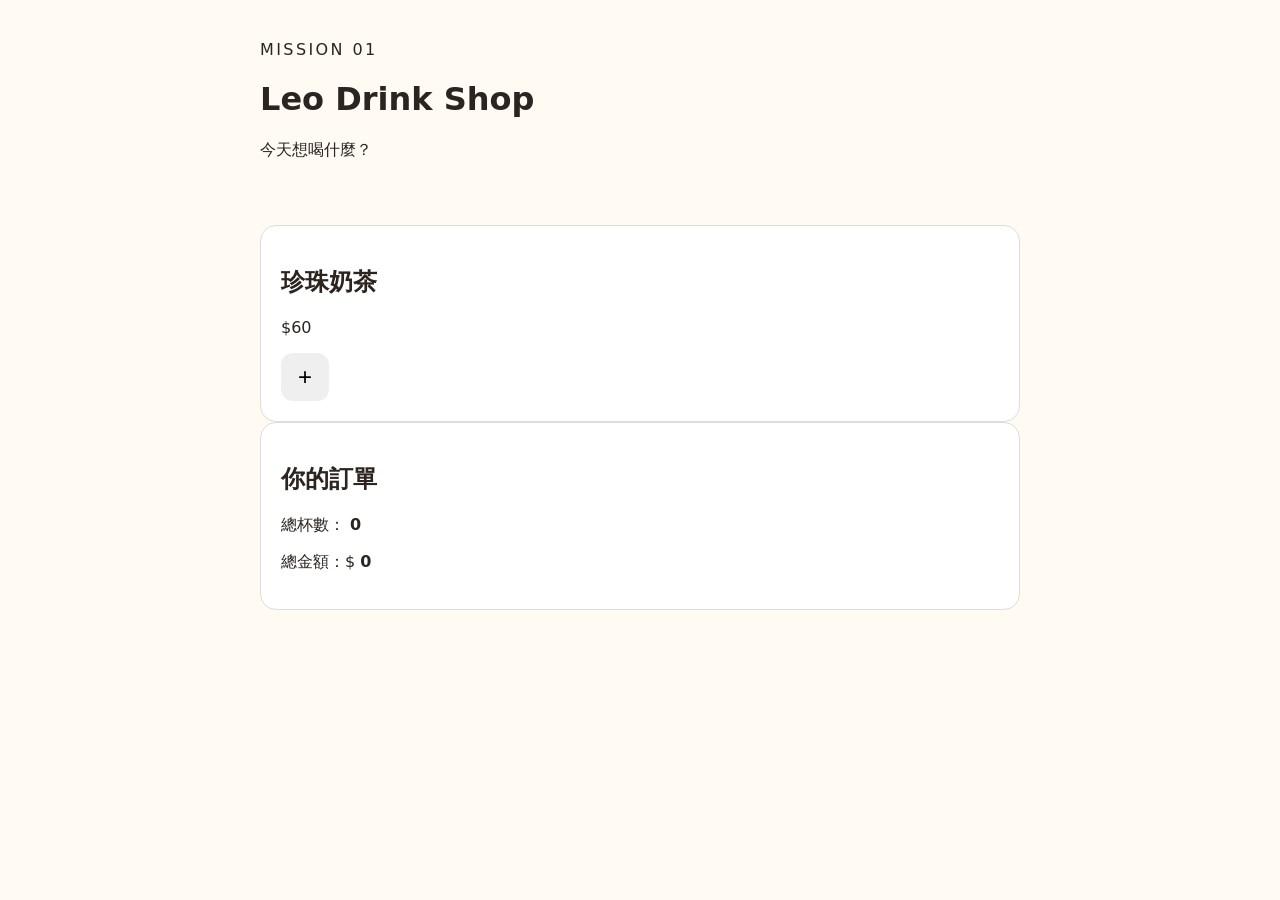
<file: mission-01-drink-shop/index.html>
<!DOCTYPE html>
<html lang="zh-Hant">

<head>
    <meta charset="utf-8" />
    <meta content="width=device-width,initial-scale=1" name="viewport" />
    <title>
        Leo Drink Shop
    </title>
    <link href="style.css" rel="stylesheet" />
</head>

<body>
    <header>
        <p class="eyebrow">
            MISSION 01
        </p>
        <h1>
            Leo Drink Shop
        </h1>
        <p>
            今天想喝什麼？
        </p>
    </header>
    <main>
        <section class="menu" id="menu">
            <article class="drink">
                <h2>
                    珍珠奶茶
                </h2>
                <p>
                    $60
                </p>
                <button class="add" data-name="珍珠奶茶" data-price="60">
                    +
                </button>
            </article>
            <!-- TODO: Leo，請再加入至少兩種飲料 -->
        </section>
        <aside class="summary">
            <h2>
                你的訂單
            </h2>
            <p>
                總杯數：
                <strong id="count">
                    0
                </strong>
            </p>
            <p>
                總金額：$
                <strong id="total">
                    0
                </strong>
            </p>
        </aside>
    </main>
    <script src="script.js">
    </script>
</body>

</html>
</file>
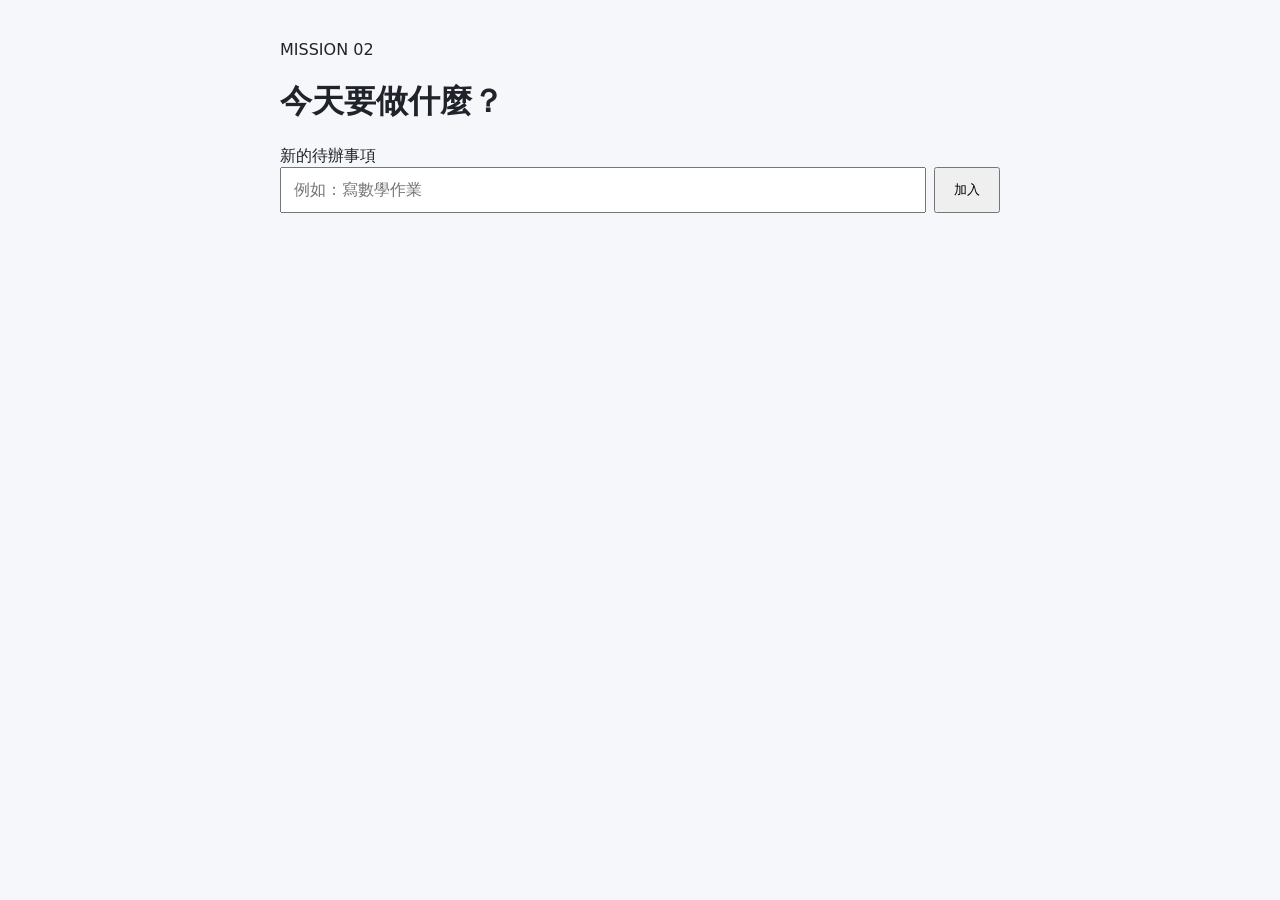
<file: mission-02-todo/index.html>
<!DOCTYPE html>
<html lang="zh-Hant">

<head>
    <meta charset="utf-8" />
    <meta content="width=device-width,initial-scale=1" name="viewport" />
    <title>
        Leo Todo
    </title>
    <link href="style.css" rel="stylesheet" />
</head>

<body>
    <header>
        <p>
            MISSION 02
        </p>
        <h1>
            今天要做什麼？
        </h1>
    </header>
    <main>
        <form id="todo-form">
            <label for="todo-input">
                新的待辦事項
            </label>
            <div class="row">
                <input id="todo-input" placeholder="例如：寫數學作業" />
                <button>
                    加入
                </button>
            </div>
        </form>
        <ul id="todo-list">
        </ul>
    </main>
    <script src="script.js">
    </script>
</body>

</html>
</file>
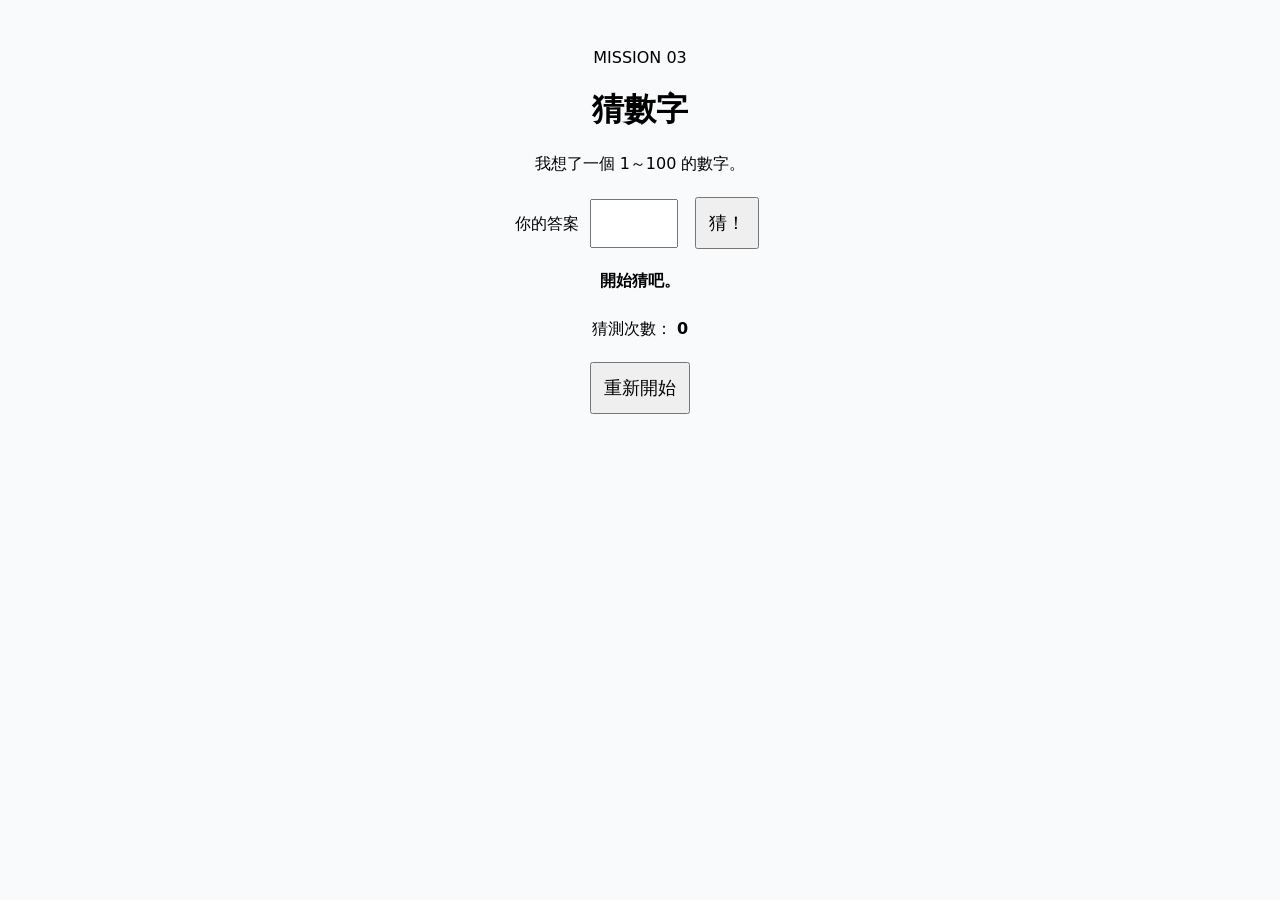
<file: mission-03-guessing-game/index.html>
<!DOCTYPE html>
<html lang="zh-Hant">

<head>
    <meta charset="utf-8" />
    <meta content="width=device-width,initial-scale=1" name="viewport" />
    <title>
        Guess the Number
    </title>
    <link href="style.css" rel="stylesheet" />
</head>

<body>
    <main>
        <p>
            MISSION 03
        </p>
        <h1>
            猜數字
        </h1>
        <p>
            我想了一個 1～100 的數字。
        </p>
        <form id="game">
            <label for="guess">
                你的答案
            </label>
            <input id="guess" max="100" min="1" type="number" />
            <button>
                猜！
            </button>
        </form>
        <p id="message">
            開始猜吧。
        </p>
        <p>
            猜測次數：
            <strong id="attempts">
                0
            </strong>
        </p>
        <button id="restart" type="button">
            重新開始
        </button>
    </main>
    <script src="script.js">
    </script>
</body>

</html>
</file>
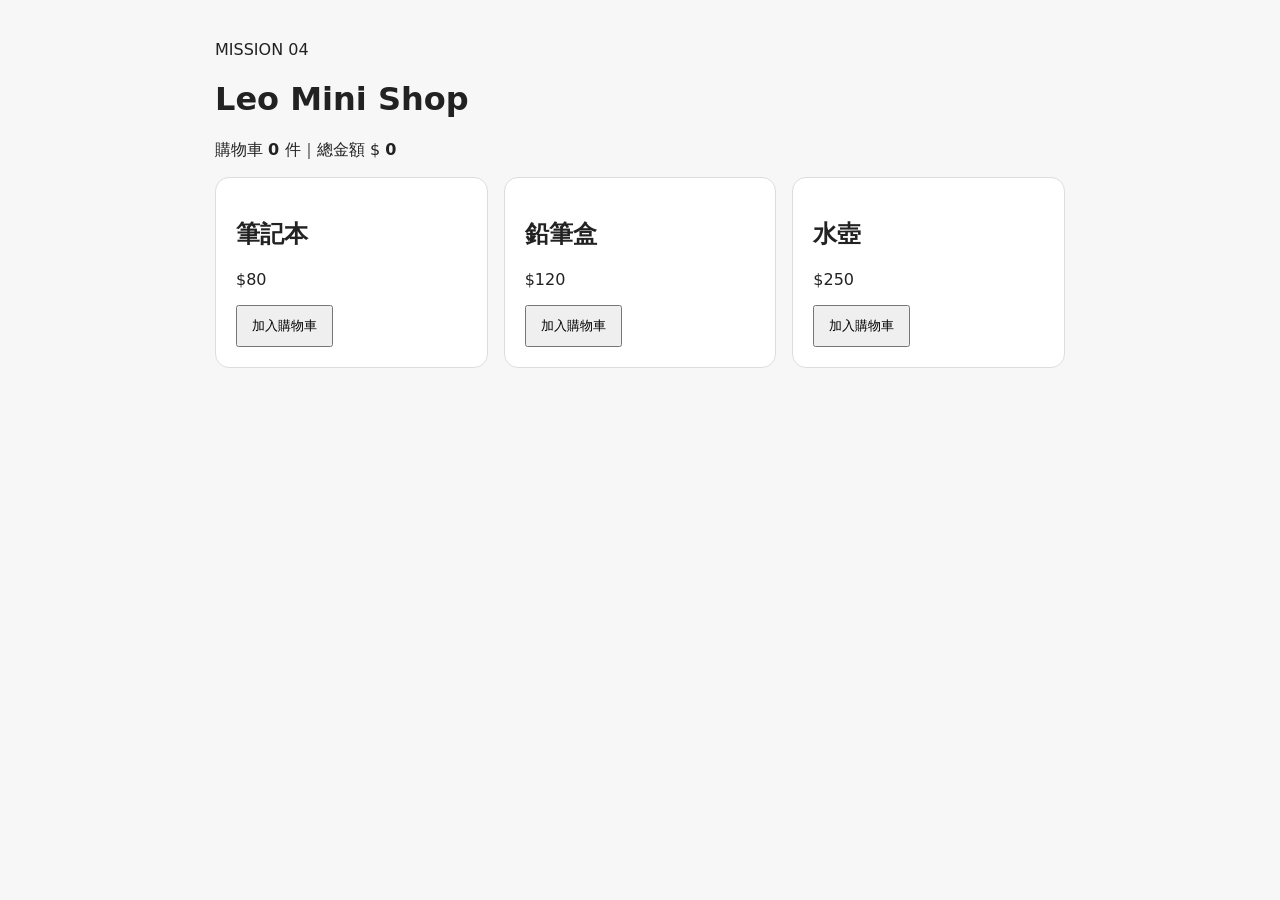
<file: mission-04-shopping/index.html>
<!DOCTYPE html>
<html lang="zh-Hant">

<head>
    <meta charset="utf-8" />
    <meta content="width=device-width,initial-scale=1" name="viewport" />
    <title>
        Mini Shop
    </title>
    <link href="style.css" rel="stylesheet" />
</head>

<body>
    <header>
        <p>
            MISSION 04
        </p>
        <h1>
            Leo Mini Shop
        </h1>
        <p>
            購物車
            <strong id="cart-count">
                0
            </strong>
            件｜總金額 $
            <strong id="cart-total">
                0
            </strong>
        </p>
    </header>
    <main id="products">
        <article class="product">
            <h2>
                筆記本
            </h2>
            <p>
                $80
            </p>
            <button class="add-cart" data-name="筆記本" data-price="80">
                加入購物車
            </button>
        </article>
        <article class="product">
            <h2>
                鉛筆盒
            </h2>
            <p>
                $120
            </p>
            <button class="add-cart" data-name="鉛筆盒" data-price="120">
                加入購物車
            </button>
        </article>
        <article class="product">
            <h2>
                水壺
            </h2>
            <p>
                $250
            </p>
            <button class="add-cart" data-name="水壺" data-price="250">
                加入購物車
            </button>
        </article>
    </main>
    <script src="script.js">
    </script>
</body>

</html>
</file>
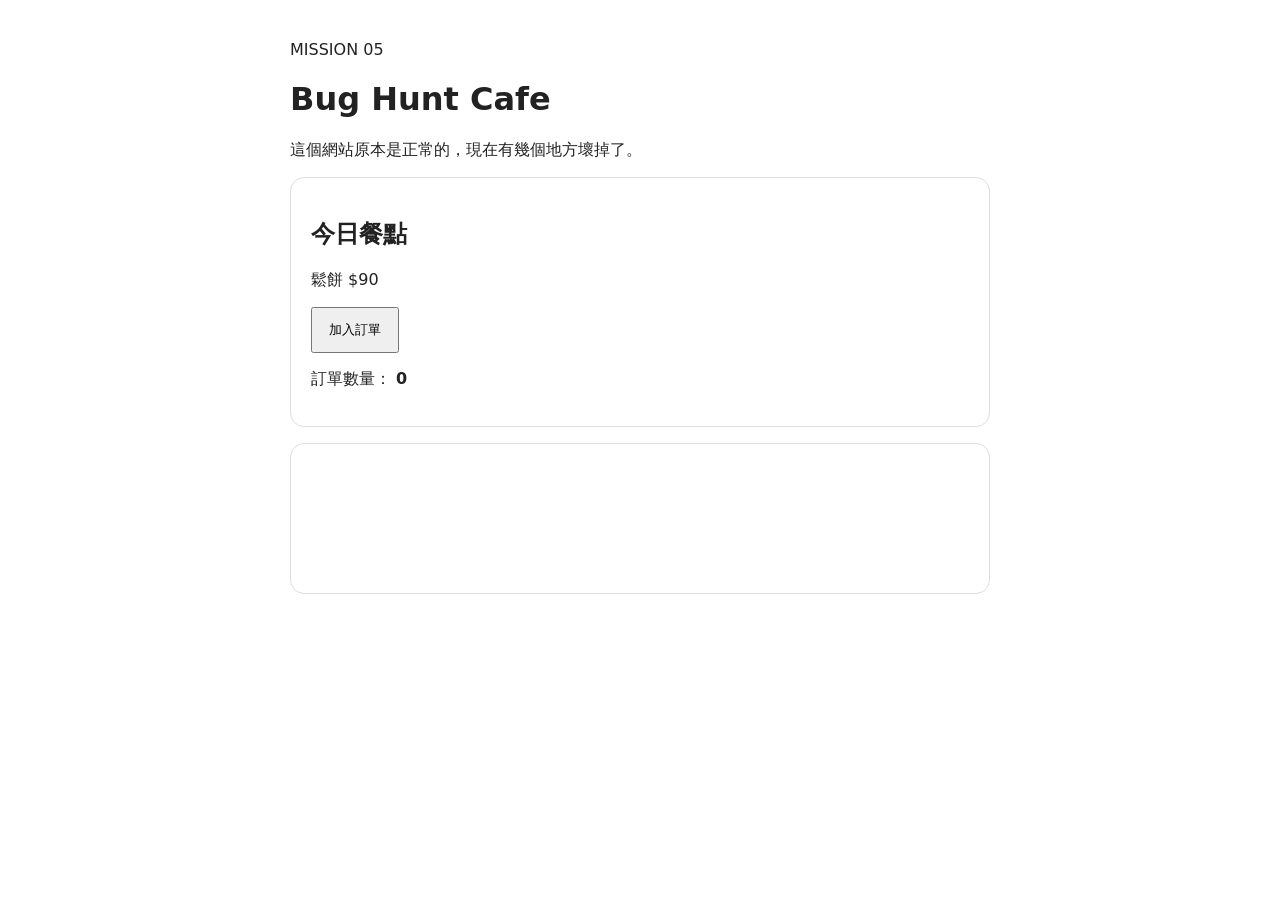
<file: mission-05-bug-hunt/index.html>
<!DOCTYPE html>
<html lang="zh-Hant">

<head>
    <meta charset="utf-8" />
    <meta content="width=device-width,initial-scale=1" name="viewport" />
    <title>
        Bug Hunt
    </title>
    <link href="style.css" rel="stylesheet" />
</head>

<body>
    <header>
        <p>
            MISSION 05
        </p>
        <h1>
            Bug Hunt Cafe
        </h1>
        <p>
            這個網站原本是正常的，現在有幾個地方壞掉了。
        </p>
    </header>
    <main>
        <section class="card">
            <h2>
                今日餐點
            </h2>
            <p>
                鬆餅 $90
            </p>
            <button id="order-button">
                加入訂單
            </button>
            <p>
                訂單數量：
                <strong id="order-count">
                    0
                </strong>
            </p>
        </section>
        <section class="card important">
            <h2>
                店長公告
            </h2>
            <p>
                找到問題前，先觀察、看 Console、再看 Git 歷史。
            </p>
        </section>
    </main>
    <script src="script.js">
    </script>
</body>

</html>
</file>
<file: mission-01-drink-shop/style.css>
body {
  font-family: system-ui, sans-serif;
  margin: 0;
  background: #fffaf2;
  color: #2b241f
}

header,
main {
  max-width: 760px;
  margin: auto;
  padding: 24px
}

.eyebrow {
  letter-spacing: .15em
}

.menu {
  display: grid;
  gap: 16px
}

.drink,
.summary {
  background: white;
  border: 1px solid #ddd;
  border-radius: 16px;
  padding: 20px
}

.add {
  font-size: 24px;
  width: 48px;
  height: 48px;
  border: 0;
  border-radius: 12px;
  cursor: pointer
}


/* TODO: Leo，讓按鈕 hover 時有變化，並改善版面 */
</file>
<file: mission-02-todo/style.css>
body {
  font-family: system-ui, sans-serif;
  max-width: 720px;
  margin: auto;
  padding: 24px;
  background: #f6f7fb;
  color: #20242a
}

.row {
  display: flex;
  gap: 8px
}

input {
  flex: 1;
  padding: 12px;
  font-size: 16px
}

button {
  padding: 12px 18px
}

li {
  margin-top: 12px;
  padding: 14px;
  background: white;
  border-radius: 12px
}


/* TODO: Leo，設計 completed class，讓完成的事情看起來不一樣 */
</file>
<file: mission-03-guessing-game/style.css>
body {
  font-family: system-ui, sans-serif;
  max-width: 600px;
  margin: auto;
  padding: 32px;
  text-align: center;
  background: #f8fafc
}

input,
button {
  font-size: 18px;
  padding: 12px;
  margin: 6px
}

#message {
  min-height: 2em;
  font-weight: 700
}
</file>
<file: mission-04-shopping/style.css>
body {
  font-family: system-ui, sans-serif;
  margin: 0;
  padding: 24px;
  background: #f7f7f7;
  color: #222
}

header,
#products {
  max-width: 850px;
  margin: auto
}

#products {
  display: grid;
  grid-template-columns: repeat(3, 1fr);
  gap: 16px
}

.product {
  background: white;
  border: 1px solid #ddd;
  border-radius: 14px;
  padding: 20px
}

button {
  padding: 10px 14px
}

@media(max-width:600px) {
  #products {
    grid-template-columns: 1fr
  }

}
</file>
<file: mission-05-bug-hunt/style.css>
body {
  font-family: system-ui, sans-serif;
  max-width: 700px;
  margin: auto;
  padding: 24px;
  background: #fff;
  color: #222
}

.card {
  border: 1px solid #ddd;
  padding: 20px;
  margin: 16px 0;
  border-radius: 14px
}

.important {
  color: #fff;
  background: #fff
}

button {
  padding: 12px 16px
}
</file>
